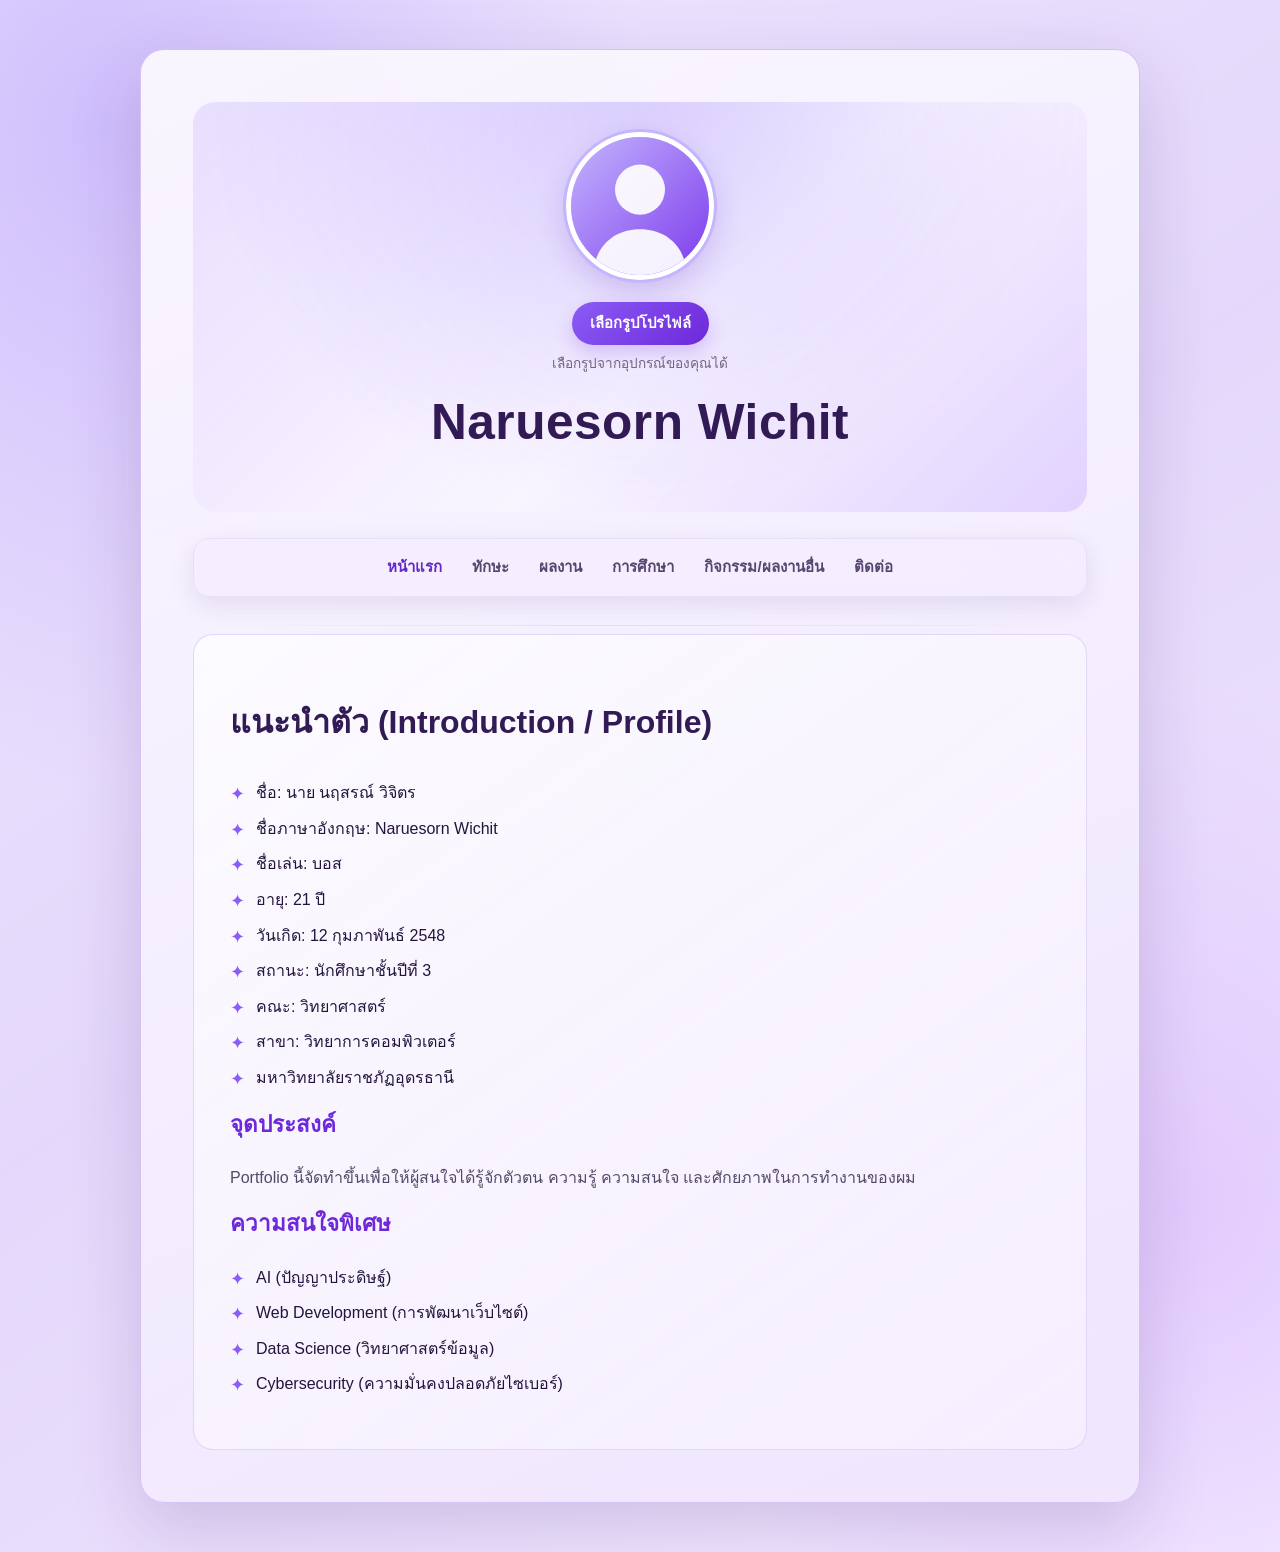
<file: index.html>
<!DOCTYPE html>
<html lang="th">
<head>
    <meta charset="UTF-8">
    <meta name="viewport" content="width=device-width, initial-scale=1.0">
    <title>Naruesorn115 | หน้าแรก</title> 
    <link rel="stylesheet" href="styles.css">
</head>
<body>

    <div class="container">
        
        <header>
            <img src="https://scontent-bkk1-2.xx.fbcdn.net/v/t39.30808-1/509364605_1774064116839909_4020097471911542166_n.jpg?stp=dst-jpg_s200x200_tt6&_nc_cat=109&ccb=1-7&_nc_sid=1d2534&_nc_eui2=AeFWQGdf6tzguDhyOnSji-oDXEJ_WvhukbxcQn9a-G6RvKQev94FCnP_4wad8nfyxi6fjSFHmCxVqIfMadMz6KU_&_nc_ohc=2Z5uaf7x8XwQ7kNvwFqU7db&_nc_oc=Adn1o5Jjk4P-oUU6VuYewKOFx2yrzeyjVZjf8MFtunDfwhq3KWnkkR5P2mEGWmCmegI&_nc_zt=24&_nc_ht=scontent-bkk1-2.xx&_nc_gid=hyW71kKXVGOR19C4DiGqqA&oh=00_Afg356AaGZp6pDLftdfoFBDs2tWlV_QuykRqDP4E3Du6Bg&oe=6919E2AC" alt="รูปโปรไฟล์" class="profile-img"> 
            <h1>Naruesorn Wichit</h1>
        </header>

        <nav class="navbar">
            <ul>
                <li><a href="index.html">หน้าแรก</a></li>
                <li><a href="skills.html">ทักษะ</a></li>
                <li><a href="projects.html">ผลงาน</a></li>
                <li><a href="education.html">การศึกษา</a></li>
                <li><a href="achievements.html">กิจกรรม/ผลงานอื่น</a></li>
                <li><a href="contact.html">ติดต่อ</a></li>
            </ul>
        </nav>
        
        <hr>
        
        <section id="main-content">
            <h2>แนะนำตัว (Introduction / Profile)</h2>
            <ul>
                <li>ชื่อ: นาย นฤสรณ์ วิจิตร</li>
                <li>ชื่อภาษาอังกฤษ: Naruesorn Wichit</li>
                <li>ชื่อเล่น: บอส</li>
                <li>อายุ: 21 ปี</li>
                <li>วันเกิด: 12 กุมภาพันธ์ 2548</li>
                <li>สถานะ: นักศึกษาชั้นปีที่ 3</li>
                <li>คณะ: วิทยาศาสตร์</li>
                <li>สาขา: วิทยาการคอมพิวเตอร์</li>
                <li>มหาวิทยาลัยราชภัฏอุดรธานี</li>
            </ul>

            <h3>จุดประสงค์</h3>
            <p>Portfolio นี้จัดทำขึ้นเพื่อให้ผู้สนใจได้รู้จักตัวตน ความรู้ ความสนใจ และศักยภาพในการทำงานของผม</p>
            
            <h3>ความสนใจพิเศษ</h3>
            <ul>
                <li>AI (ปัญญาประดิษฐ์)</li>
                <li>Web Development (การพัฒนาเว็บไซต์)</li>
                <li>Data Science (วิทยาศาสตร์ข้อมูล)</li>
                <li>Cybersecurity (ความมั่นคงปลอดภัยไซเบอร์)</li>
            </ul>
        </section>
    </div>

    <script src="profile-photo.js"></script>
</body>
</html>
</file>
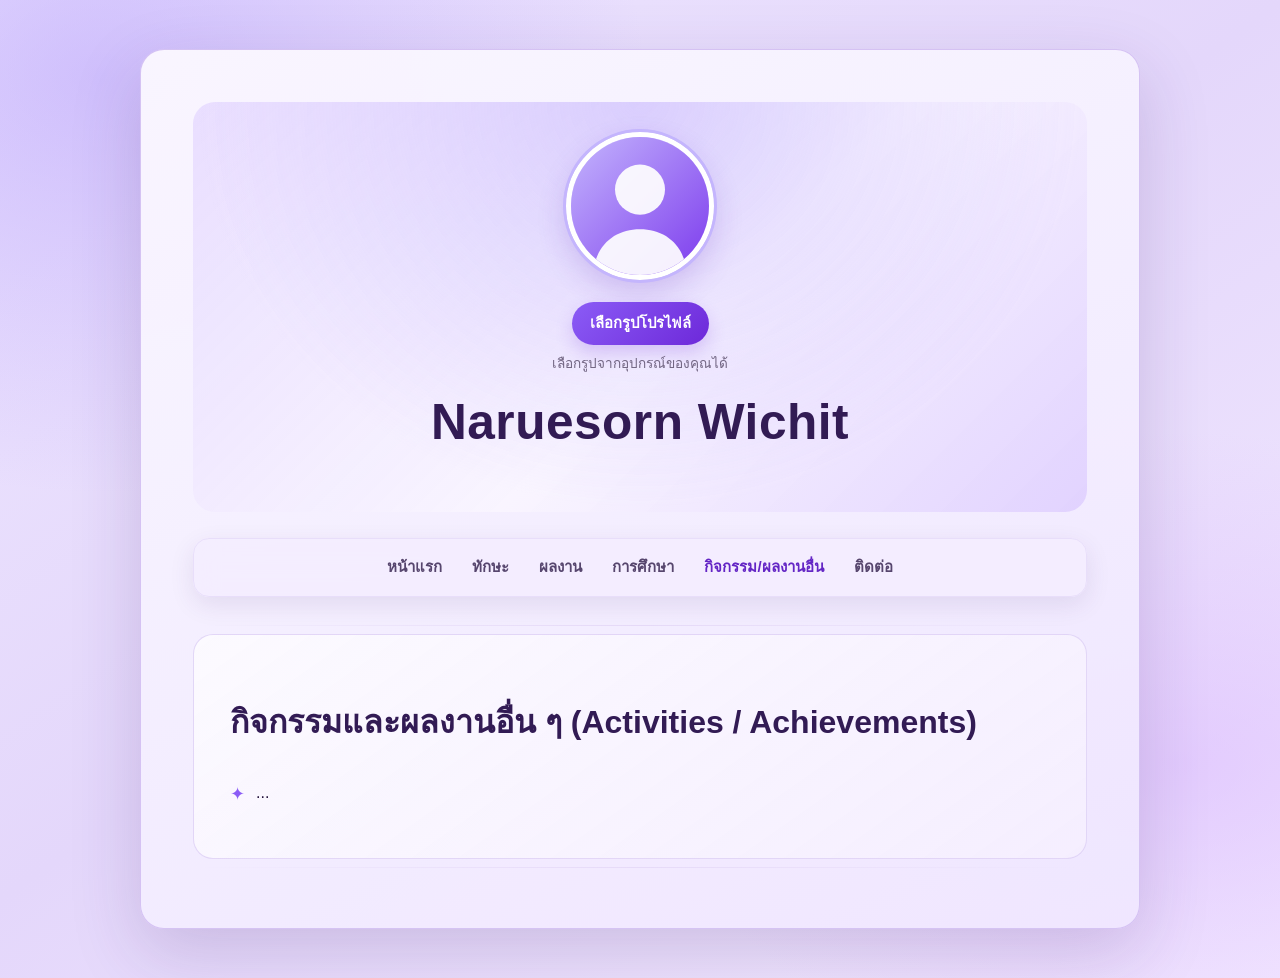
<file: achievements.html>
<!DOCTYPE html>
<html lang="th">
<head>
    <meta charset="UTF-8">
    <meta name="viewport" content="width=device-width, initial-scale=1.0">
    <title>Naruesorn115 | กิจกรรม</title> 
    <link rel="stylesheet" href="styles.css">
</head>
<body>

    <div class="container">
        
        <header>
            <img src="https://scontent-bkk1-2.xx.fbcdn.net/v/t39.30808-1/509364605_1774064116839909_4020097471911542166_n.jpg?stp=dst-jpg_s200x200_tt6&_nc_cat=109&ccb=1-7&_nc_sid=1d2534&_nc_eui2=AeFWQGdf6tzguDhyOnSji-oDXEJ_WvhukbxcQn9a-G6RvKQev94FCnP_4wad8nfyxi6fjSFHmCxVqIfMadMz6KU_&_nc_ohc=2Z5uaf7x8XwQ7kNvwFqU7db&_nc_oc=Adn1o5Jjk4P-oUU6VuYewKOFx2yrzeyjVZjf8MFtunDfwhq3KWnkkR5P2mEGWmCmegI&_nc_zt=24&_nc_ht=scontent-bkk1-2.xx&_nc_gid=hyW71kKXVGOR19C4DiGqqA&oh=00_Afg356AaGZp6pDLftdfoFBDs2tWlV_QuykRqDP4E3Du6Bg&oe=6919E2AC" alt="รูปโปรไฟล์" class="profile-img"> 
            <h1>Naruesorn Wichit</h1>

        </header>

        <nav class="navbar">
            <ul>
                <li><a href="index.html">หน้าแรก</a></li>
                <li><a href="skills.html">ทักษะ</a></li>
                <li><a href="projects.html">ผลงาน</a></li>
                <li><a href="education.html">การศึกษา</a></li>
                <li><a href="achievements.html">กิจกรรม/ผลงานอื่น</a></li>
                <li><a href="contact.html">ติดต่อ</a></li>
            </ul>
        </nav>
        
        <hr>
        
        <section id="main-content">
            <h2>กิจกรรมและผลงานอื่น ๆ (Activities / Achievements)</h2>
         
            
            <ul>
                <li>...</li>
              
            </ul>
        </section>
        
        <hr>

        

    </div>

    <script src="profile-photo.js"></script>
</body>
</html>
</file>
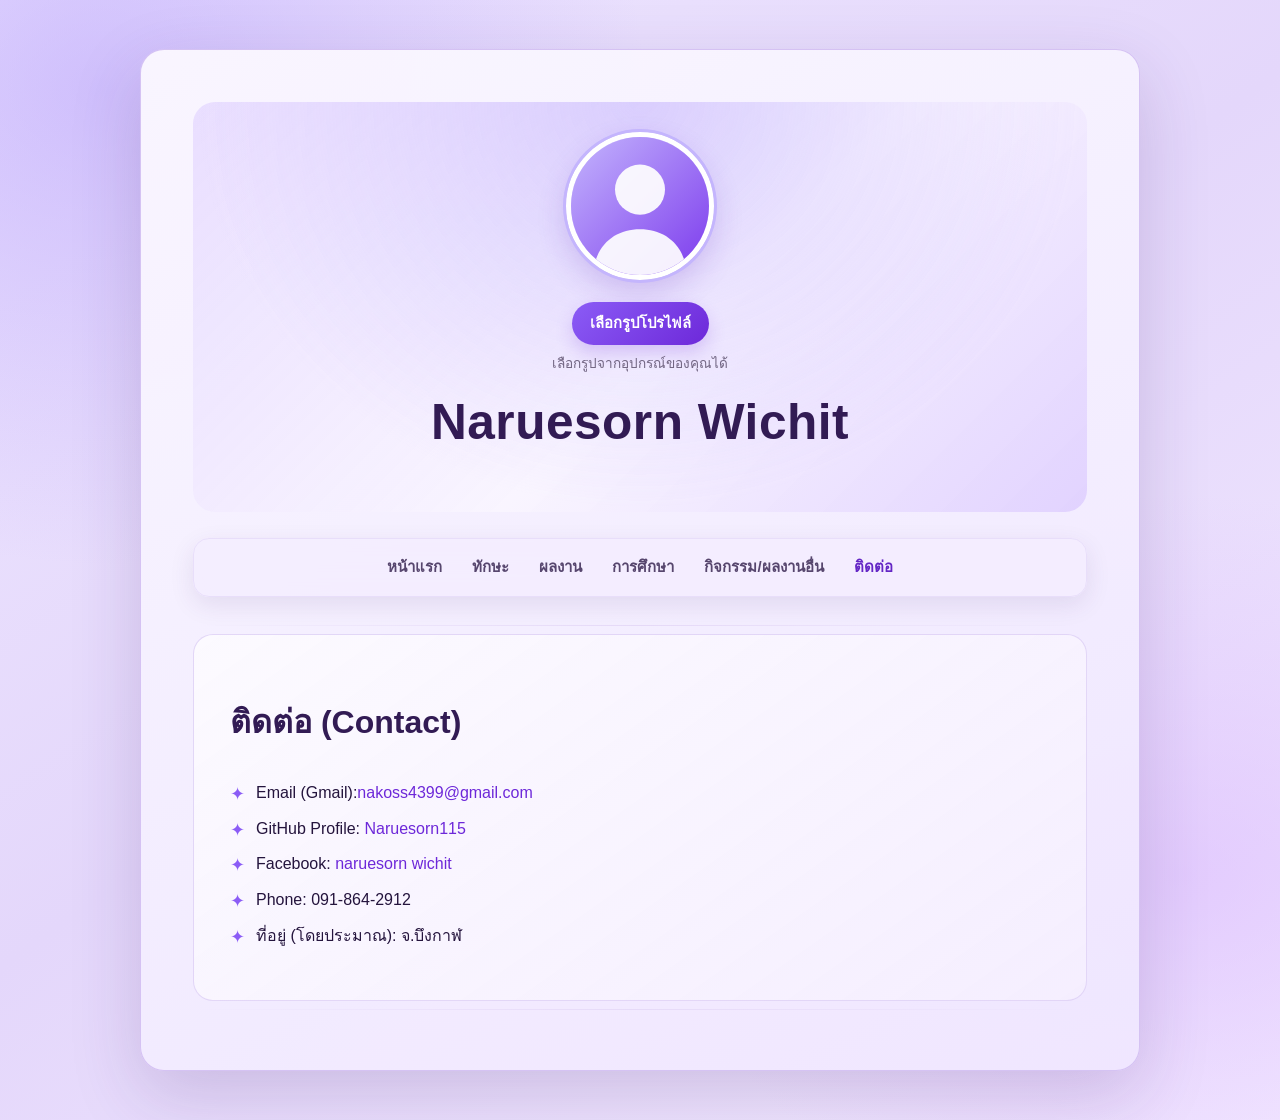
<file: contact.html>
<!DOCTYPE html>
<html lang="th">
<head>
    <meta charset="UTF-8">
    <meta name="viewport" content="width=device-width, initial-scale=1.0">
    <title>Naruesorn115 | ติดต่อ</title> 
    <link rel="stylesheet" href="styles.css">
</head>
<body>

    <div class="container">
        
        <header>
            <img src="https://scontent-bkk1-2.xx.fbcdn.net/v/t39.30808-1/509364605_1774064116839909_4020097471911542166_n.jpg?stp=dst-jpg_s200x200_tt6&_nc_cat=109&ccb=1-7&_nc_sid=1d2534&_nc_eui2=AeFWQGdf6tzguDhyOnSji-oDXEJ_WvhukbxcQn9a-G6RvKQev94FCnP_4wad8nfyxi6fjSFHmCxVqIfMadMz6KU_&_nc_ohc=2Z5uaf7x8XwQ7kNvwFqU7db&_nc_oc=Adn1o5Jjk4P-oUU6VuYewKOFx2yrzeyjVZjf8MFtunDfwhq3KWnkkR5P2mEGWmCmegI&_nc_zt=24&_nc_ht=scontent-bkk1-2.xx&_nc_gid=hyW71kKXVGOR19C4DiGqqA&oh=00_Afg356AaGZp6pDLftdfoFBDs2tWlV_QuykRqDP4E3Du6Bg&oe=6919E2AC" alt="รูปโปรไฟล์" class="profile-img"> 
            <h1>Naruesorn Wichit</h1>

        </header>

        <nav class="navbar">
            <ul>
                <li><a href="index.html">หน้าแรก</a></li>
                <li><a href="skills.html">ทักษะ</a></li>
                <li><a href="projects.html">ผลงาน</a></li>
                <li><a href="education.html">การศึกษา</a></li>
                <li><a href="achievements.html">กิจกรรม/ผลงานอื่น</a></li>
                <li><a href="contact.html">ติดต่อ</a></li>
            </ul>
        </nav>
        
        <hr>
        
        <section id="main-content">
            <h2>ติดต่อ (Contact)</h2>
           
            <ul>
                <li>Email (Gmail):<a href="mailto:nakoss4399@gmail.com">nakoss4399@gmail.com</a></li>
                <li>GitHub Profile: <a href="https://github.com/Naruesorn115">Naruesorn115</a></li>
                <li>Facebook: <a href="https://www.facebook.com/naruesorn.wichit">naruesorn wichit</a></li>
                <li>Phone: 091-864-2912</li>
                <li>ที่อยู่ (โดยประมาณ): จ.บึงกาฬ</li>
            </ul>
        </section>
        
        <hr>

     

    </div>

    <script src="profile-photo.js"></script>
</body>
</html>
</file>
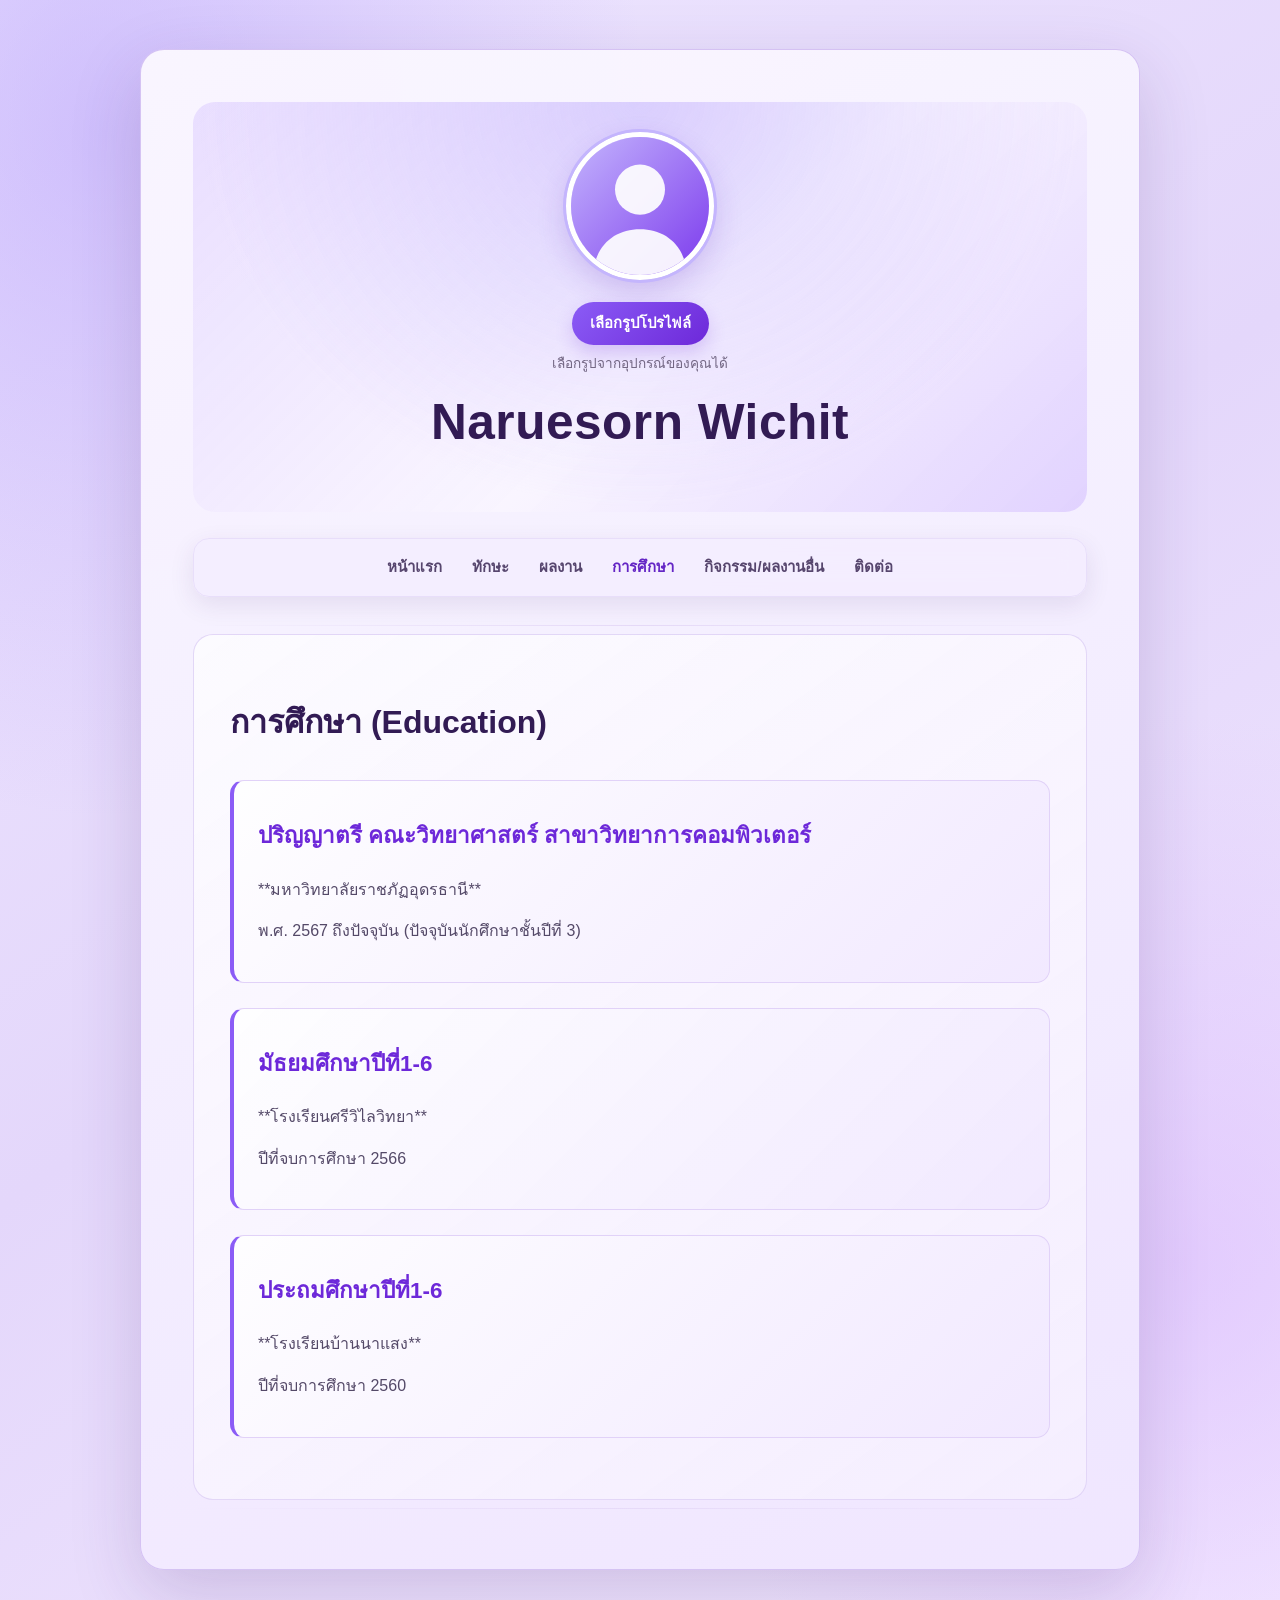
<file: education.html>
<!DOCTYPE html>
<html lang="th">
<head>
    <meta charset="UTF-8">
    <meta name="viewport" content="width=device-width, initial-scale=1.0">
    <title>Naruesorn115 | การศึกษา</title> 
    <link rel="stylesheet" href="styles.css">
</head>
<body>

    <div class="container">
        
        <header>
            <img src="https://scontent-bkk1-2.xx.fbcdn.net/v/t39.30808-1/509364605_1774064116839909_4020097471911542166_n.jpg?stp=dst-jpg_s200x200_tt6&_nc_cat=109&ccb=1-7&_nc_sid=1d2534&_nc_eui2=AeFWQGdf6tzguDhyOnSji-oDXEJ_WvhukbxcQn9a-G6RvKQev94FCnP_4wad8nfyxi6fjSFHmCxVqIfMadMz6KU_&_nc_ohc=2Z5uaf7x8XwQ7kNvwFqU7db&_nc_oc=Adn1o5Jjk4P-oUU6VuYewKOFx2yrzeyjVZjf8MFtunDfwhq3KWnkkR5P2mEGWmCmegI&_nc_zt=24&_nc_ht=scontent-bkk1-2.xx&_nc_gid=hyW71kKXVGOR19C4DiGqqA&oh=00_Afg356AaGZp6pDLftdfoFBDs2tWlV_QuykRqDP4E3Du6Bg&oe=6919E2AC" alt="รูปโปรไฟล์" class="profile-img"> 
            <h1>Naruesorn Wichit</h1>

        </header>

        <nav class="navbar">
            <ul>
                <li><a href="index.html">หน้าแรก</a></li>
                <li><a href="skills.html">ทักษะ</a></li>
                <li><a href="projects.html">ผลงาน</a></li>
                <li><a href="education.html">การศึกษา</a></li>
                <li><a href="achievements.html">กิจกรรม/ผลงานอื่น</a></li>
                <li><a href="contact.html">ติดต่อ</a></li>
            </ul>
        </nav>
        
        <hr>
        
        <section id="main-content">
            <h2>การศึกษา (Education)</h2>
            
            <div class="education-item">
                <h3>ปริญญาตรี คณะวิทยาศาสตร์ สาขาวิทยาการคอมพิวเตอร์</h3>
                <p>**มหาวิทยาลัยราชภัฏอุดรธานี**</p>
                <p>พ.ศ. 2567 ถึงปัจจุบัน (ปัจจุบันนักศึกษาชั้นปีที่ 3)</p>
            </div>
            
            <div class="education-item">
                <h3>มัธยมศึกษาปีที่1-6</h3>
                <p>**โรงเรียนศรีวิไลวิทยา**</p>
                <p>ปีที่จบการศึกษา 2566</p>
            </div>
            
            <div class="education-item">
                <h3>ประถมศึกษาปีที่1-6</h3>
                <p>**โรงเรียนบ้านนาแสง**</p>
                <p>ปีที่จบการศึกษา 2560</p>
            </div>
        </section>
        
        <hr>


    </div>

    <script src="profile-photo.js"></script>
</body>
</html>
</file>
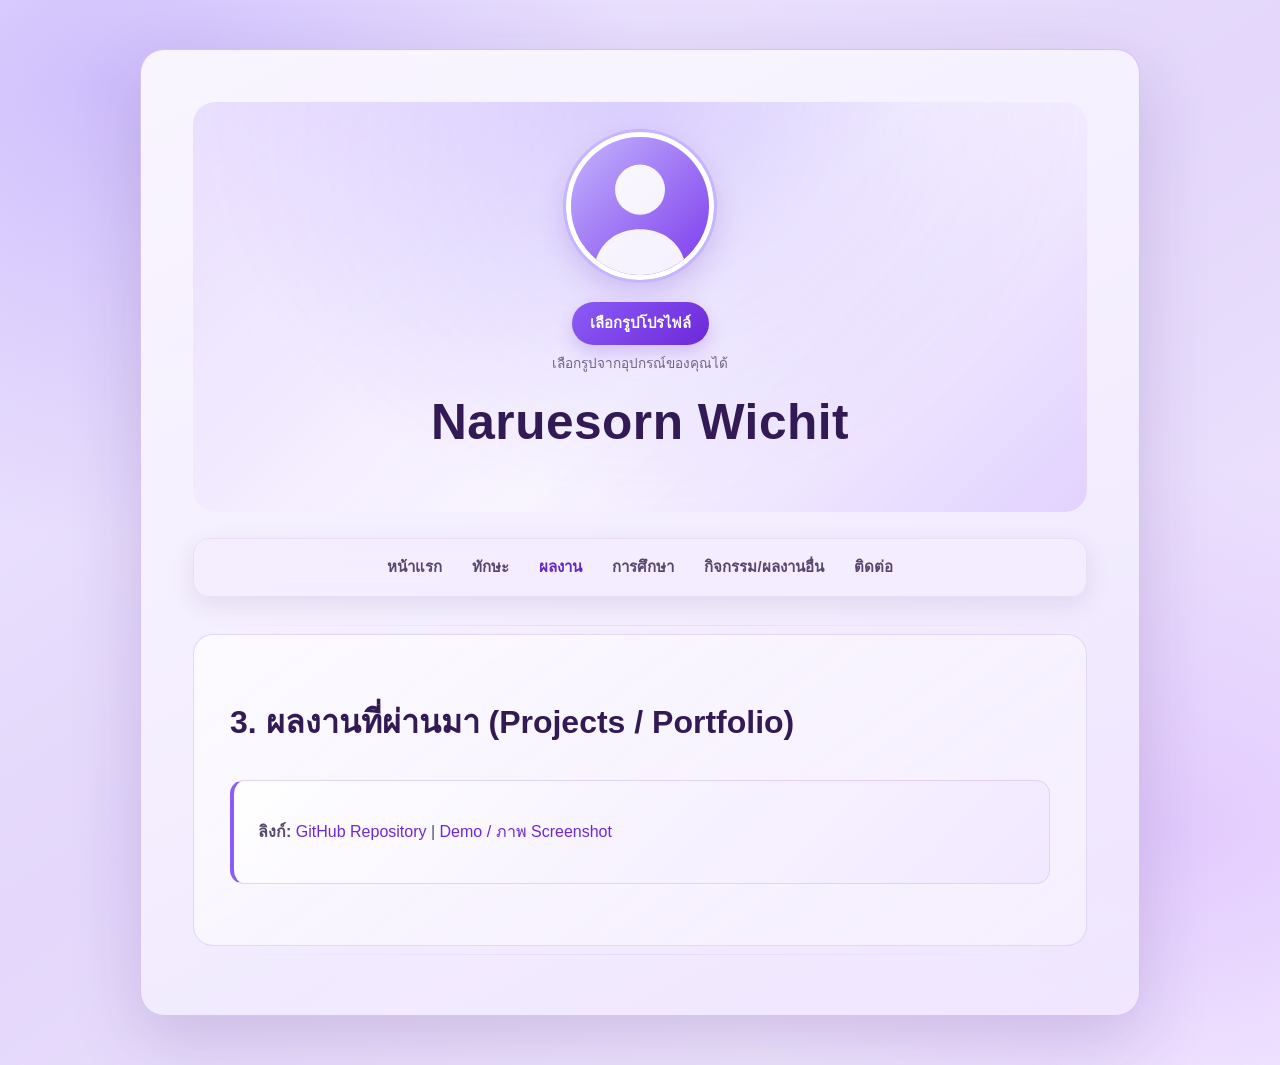
<file: projects.html>
<!DOCTYPE html>
<html lang="th">
<head>
    <meta charset="UTF-8">
    <meta name="viewport" content="width=device-width, initial-scale=1.0">
    <title>Naruesorn115 | ผลงาน</title> 
    <link rel="stylesheet" href="styles.css">
</head>
<body>

    <div class="container">
        
        <header>
            <img src="https://scontent-bkk1-2.xx.fbcdn.net/v/t39.30808-1/509364605_1774064116839909_4020097471911542166_n.jpg?stp=dst-jpg_s200x200_tt6&_nc_cat=109&ccb=1-7&_nc_sid=1d2534&_nc_eui2=AeFWQGdf6tzguDhyOnSji-oDXEJ_WvhukbxcQn9a-G6RvKQev94FCnP_4wad8nfyxi6fjSFHmCxVqIfMadMz6KU_&_nc_ohc=2Z5uaf7x8XwQ7kNvwFqU7db&_nc_oc=Adn1o5Jjk4P-oUU6VuYewKOFx2yrzeyjVZjf8MFtunDfwhq3KWnkkR5P2mEGWmCmegI&_nc_zt=24&_nc_ht=scontent-bkk1-2.xx&_nc_gid=hyW71kKXVGOR19C4DiGqqA&oh=00_Afg356AaGZp6pDLftdfoFBDs2tWlV_QuykRqDP4E3Du6Bg&oe=6919E2AC" alt="รูปโปรไฟล์" class="profile-img"> 
            <h1>Naruesorn Wichit</h1>
        </header>

        <nav class="navbar">
            <ul>
                <li><a href="index.html">หน้าแรก</a></li>
                <li><a href="skills.html">ทักษะ</a></li>
                <li><a href="projects.html">ผลงาน</a></li>
                <li><a href="education.html">การศึกษา</a></li>
                <li><a href="achievements.html">กิจกรรม/ผลงานอื่น</a></li>
                <li><a href="contact.html">ติดต่อ</a></li>
            </ul>
        </nav>
        
        <hr>
        
        <section id="main-content">
            <h2>3. ผลงานที่ผ่านมา (Projects / Portfolio)</h2>
           
            <div class="project-item">
                <p><strong>ลิงก์:</strong> <a href="https://github.com/Naruesorn115/Naruesorn115.github.io">GitHub Repository</a> | <a href="https://github.com/Naruesorn115?tab=repositories">Demo / ภาพ Screenshot</a></p>
            </div>
           
        </section>
        
        <hr>


    </div>

    <script src="profile-photo.js"></script>
</body>
</html>
</file>
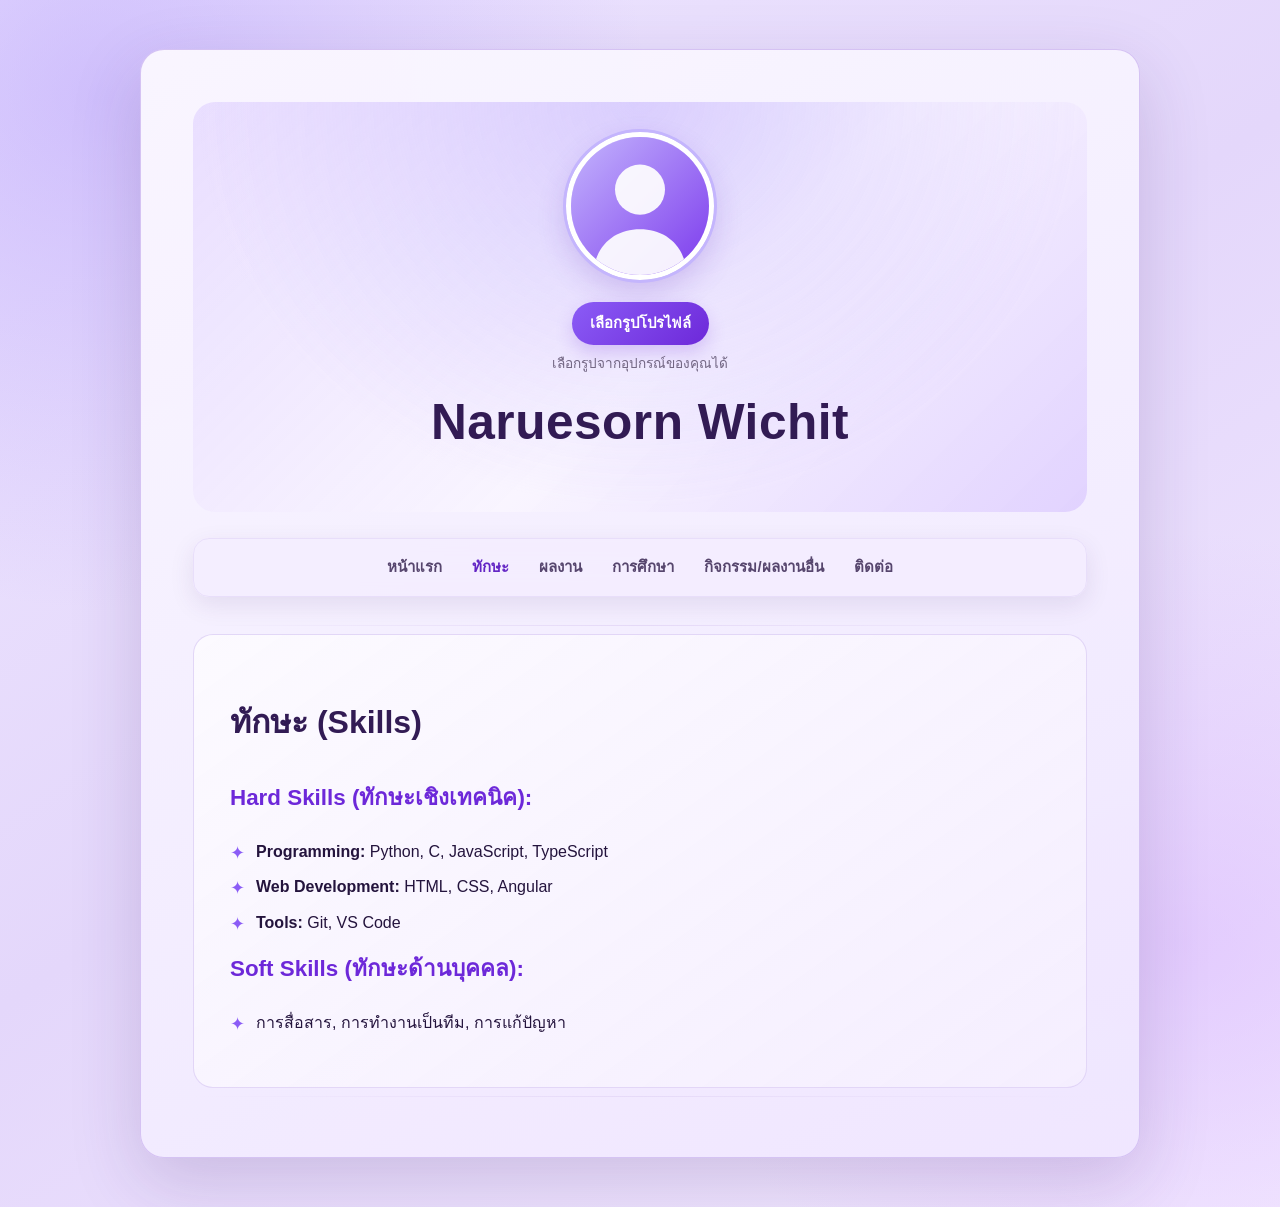
<file: skills.html>
<!DOCTYPE html>
<html lang="th">
<head>
    <meta charset="UTF-8">
    <meta name="viewport" content="width=device-width, initial-scale=1.0">
    <title>Naruesorn115 | ทักษะ</title> 
    <link rel="stylesheet" href="styles.css">
</head>
<body>

    <div class="container">
        
        <header>
            <img src="https://scontent-bkk1-2.xx.fbcdn.net/v/t39.30808-1/509364605_1774064116839909_4020097471911542166_n.jpg?stp=dst-jpg_s200x200_tt6&_nc_cat=109&ccb=1-7&_nc_sid=1d2534&_nc_eui2=AeFWQGdf6tzguDhyOnSji-oDXEJ_WvhukbxcQn9a-G6RvKQev94FCnP_4wad8nfyxi6fjSFHmCxVqIfMadMz6KU_&_nc_ohc=2Z5uaf7x8XwQ7kNvwFqU7db&_nc_oc=Adn1o5Jjk4P-oUU6VuYewKOFx2yrzeyjVZjf8MFtunDfwhq3KWnkkR5P2mEGWmCmegI&_nc_zt=24&_nc_ht=scontent-bkk1-2.xx&_nc_gid=hyW71kKXVGOR19C4DiGqqA&oh=00_Afg356AaGZp6pDLftdfoFBDs2tWlV_QuykRqDP4E3Du6Bg&oe=6919E2AC" alt="รูปโปรไฟล์" class="profile-img"> 
            <h1>Naruesorn Wichit</h1>
        </header>

        <nav class="navbar">
            <ul>
                <li><a href="index.html">หน้าแรก</a></li>
                <li><a href="skills.html">ทักษะ</a></li>
                <li><a href="projects.html">ผลงาน</a></li>
                <li><a href="education.html">การศึกษา</a></li>
                <li><a href="achievements.html">กิจกรรม/ผลงานอื่น</a></li>
                <li><a href="contact.html">ติดต่อ</a></li>
            </ul>
        </nav>
        
        <hr>
        
        <section id="main-content">
            <h2>ทักษะ (Skills)</h2>
          

            <h3>Hard Skills (ทักษะเชิงเทคนิค):</h3>
            <ul>
                <li><strong>Programming:</strong> Python, C, JavaScript, TypeScript</li>
                <li><strong>Web Development:</strong> HTML, CSS, Angular</li>
                <li><strong>Tools:</strong> Git, VS Code</li>
            </ul>
            <h3>Soft Skills (ทักษะด้านบุคคล):</h3>
            <ul>
                <li>การสื่อสาร, การทำงานเป็นทีม, การแก้ปัญหา</li>
            </ul>
        </section>
        
        <hr>

       

    </div>

    <script src="profile-photo.js"></script>
</body>
</html>
</file>
<file: styles.css>
:root {
    --bg-dark: #0a192f;        /* โทนน้ำเงินมืดลึก (Deep Navy Blue) */
    --bg-card: #112240;        /* พื้นหลังกล่องที่สว่างกว่าเล็กน้อย */
    --primary-color: #64ffda;  /* สีเขียวนีออน/Electric Mint Green (ลูกเล่น) */
    --secondary-color: #ccd6f6; /* สีข้อความหลักสีอ่อน */
    --text-muted: #8892b0;     /* สีข้อความรอง */
    --border-color: #1a335a;    /* สีเส้นขอบ */
    --shadow-color: rgba(100, 255, 218, 0.15); /* เงาจากสี Primary */
}

body {
    font-family: 'Segoe UI', Tahoma, Geneva, Verdana, sans-serif;
    line-height: 1.6;
    margin: 0;
    padding: 0;
    /* พื้นหลังโทนน้ำเงินมืดๆ */
    background-color: var(--bg-dark); 
    color: var(--secondary-color);
}

.container {
    max-width: 900px;
    margin: 40px auto; 
    background: var(--bg-card);
    padding: 30px 40px;
    /* เงาที่ดูมีมิติและสะอาดตา */
    box-shadow: 0 10px 30px -15px rgba(2, 12, 27, 0.7); 
    border-radius: 10px;
    border: 1px solid var(--border-color);
}

header {
    text-align: center;
    padding-bottom: 25px;
    margin-bottom: 25px;
    /* เส้นแบ่งสี Electric Mint */
    border-bottom: 3px solid var(--primary-color); 
}

header h1 {
    color: var(--secondary-color); 
    font-size: 3.0em;
    margin-bottom: 5px;
    letter-spacing: 2px;
}

header p {
    color: var(--text-muted);
}

section {
    padding: 25px 0;
    border-bottom: 1px solid var(--border-color); 
}

section:last-of-type {
    border-bottom: none;
}

h2 {
    color: var(--secondary-color);
    border-bottom: 2px solid var(--primary-color); 
    padding-bottom: 8px;
    margin-bottom: 20px;
    font-size: 2.2em;
    font-weight: 700;
}

h3 {
    color: var(--primary-color); 
    margin-top: 15px;
    font-size: 1.4em;
}

.profile-img {
    width: 150px;
    height: 150px;
    border-radius: 50%;
    object-fit: cover;
    margin-bottom: 15px;
    border: 4px solid var(--primary-color); 
    transition: transform 0.4s ease, box-shadow 0.4s ease;
}

.profile-img:hover {
    transform: scale(1.08) rotate(2deg); /* ลูกเล่น: หมุนและขยาย */
    box-shadow: 0 0 20px var(--primary-color); /* ลูกเล่น: แสงเรืองรอง */
}

ul {
    list-style: none;
    padding-left: 0;
}

ul li {
    position: relative;
    margin-bottom: 12px;
    padding-left: 25px; 
}

ul li::before {
    content: '⚡'; /* ลูกเล่น: ใช้ไอคอนสายฟ้า */
    color: var(--primary-color);
    font-size: 1.1em;
    position: absolute;
    left: 0;
}

.education-item,
.project-item {
    margin-bottom: 25px;
    padding: 20px;
    background-color: var(--bg-card);
    border: 1px solid var(--border-color);
    /* ลูกเล่น: แถบข้างสี Electric Mint */
    border-left: 5px solid var(--primary-color); 
    border-radius: 6px;
    transition: transform 0.3s, background-color 0.3s, box-shadow 0.3s;
}

.education-item:hover,
.project-item:hover {
    background-color: #1a2c4e; 
    transform: translateY(-5px); /* ลูกเล่น: ลอยขึ้นเล็กน้อยเมื่อโฮเวอร์ */
    box-shadow: 0 10px 15px -3px var(--shadow-color); /* ลูกเล่น: เงาเรืองรอง */
}

.project-item h4 {
    color: var(--primary-color);
    margin-top: 0;
    font-size: 1.3em;
}

a {
    color: var(--primary-color);
    text-decoration: none;
    transition: color 0.3s;
}

a:hover {
    color: var(--secondary-color);
    text-decoration: underline;
    text-shadow: 0 0 5px var(--primary-color); /* ลูกเล่น: ตัวอักษรเรืองแสง */
}

/* 🚀 สไตล์สำหรับ Navigation Bar */
.navbar {
    background-color: var(--bg-card); 
    padding: 5px 0;
    margin-bottom: 30px; 
    border-radius: 6px;
    border: 1px solid var(--border-color);
}

.navbar ul {
    list-style: none;
    padding: 0;
    margin: 0;
    text-align: center;
}

.navbar ul li {
    display: inline-block; 
    margin: 0 10px;
    padding-left: 0; 
}

.navbar ul li::before {
    content: none; 
}

.navbar ul li a {
    color: var(--secondary-color); 
    text-decoration: none;
    font-weight: 600;
    padding: 10px 15px;
    border-radius: 4px;
    transition: background-color 0.3s, color 0.3s, transform 0.3s;
    display: block; 
}

.navbar ul li a:hover {
    background-color: var(--primary-color); 
    color: var(--bg-dark); 
    transform: scale(1.05); /* ลูกเล่น: ปุ่มขยับเมื่อโฮเวอร์ */
    text-shadow: none;
}

/* Portfolio refresh */
:root {
    --bg-dark: #f7f4ff;
    --bg-card: #ffffff;
    --primary-color: #7c3aed;
    --secondary-color: #24143d;
    --text-muted: #716582;
    --border-color: #e8defa;
    --shadow-color: rgba(91, 33, 182, 0.12);
}

* {
    box-sizing: border-box;
}

body {
    min-height: 100vh;
    padding: 1px 18px;
    background:
        radial-gradient(ellipse at 8% 8%, rgba(167, 139, 250, 0.42), transparent 34rem),
        radial-gradient(ellipse at 92% 78%, rgba(216, 180, 254, 0.52), transparent 32rem),
        linear-gradient(145deg, #eee7ff 0%, #e4d7fb 48%, #f3eaff 100%);
    color: var(--secondary-color);
}

.container {
    max-width: 1000px;
    margin: 48px auto;
    padding: clamp(22px, 5vw, 52px);
    overflow: hidden;
    background: linear-gradient(155deg, rgba(250, 247, 255, 0.96), rgba(239, 230, 255, 0.96));
    border: 1px solid rgba(211, 192, 243, 0.95);
    border-radius: 24px;
    box-shadow: 0 24px 70px rgba(66, 35, 112, 0.18);
}

header {
    padding: 30px 18px 34px;
    margin-bottom: 26px;
    border: 0;
    border-radius: 22px;
    background:
        radial-gradient(ellipse at 50% 0%, rgba(196, 181, 253, 0.55), transparent 70%),
        linear-gradient(135deg, rgba(231, 220, 255, 0.92), rgba(250, 246, 255, 0.78) 55%, rgba(221, 204, 255, 0.82));
    text-align: center;
}

.profile-img {
    width: 148px;
    height: 148px;
    margin-bottom: 14px;
    border: 5px solid #fff;
    outline: 3px solid #c4b5fd;
    box-shadow: 0 12px 30px rgba(91, 33, 182, 0.2);
}

.profile-img:hover {
    transform: translateY(-3px) scale(1.03);
    box-shadow: 0 16px 34px rgba(91, 33, 182, 0.26);
}

.profile-img[role="button"] {
    cursor: zoom-in;
}

.profile-img[role="button"]:focus-visible {
    outline: 4px solid #7c3aed;
    outline-offset: 5px;
}

.profile-preview {
    position: fixed;
    width: min(90vw, 680px);
    max-width: none;
    max-height: 90vh;
    padding: 56px 16px 16px;
    overflow: auto;
    background: #fff;
    border: 1px solid #e8defa;
    border-radius: 20px;
    box-shadow: 0 24px 80px rgba(31, 15, 54, 0.3);
}

.profile-preview::backdrop {
    background: rgba(26, 13, 43, 0.78);
    backdrop-filter: blur(5px);
}

.profile-preview img {
    display: block;
    width: 100%;
    max-height: calc(90vh - 88px);
    object-fit: contain;
    border-radius: 12px;
}

.profile-preview-close {
    position: absolute;
    top: 10px;
    right: 10px;
    min-width: 42px;
    min-height: 42px;
    padding: 8px 13px;
    border: 1px solid rgba(255, 255, 255, 0.65);
    border-radius: 999px;
    background: #6d28d9;
    color: #fff;
    font: inherit;
    font-weight: 700;
    cursor: pointer;
}

.profile-preview-close:hover {
    background: #4c1d95;
}

.profile-preview-close:focus-visible {
    outline: 3px solid #c4b5fd;
    outline-offset: 3px;
}

header h1 {
    margin: 8px 0 16px;
    color: #321b54;
    font-size: clamp(2rem, 6vw, 3.1rem);
    letter-spacing: 0.01em;
}

.profile-controls {
    display: flex;
    flex-direction: column;
    align-items: center;
    gap: 8px;
}

.profile-picker {
    display: inline-flex;
    min-height: 42px;
    align-items: center;
    justify-content: center;
    padding: 10px 18px;
    border: 0;
    border-radius: 999px;
    background: linear-gradient(135deg, #8b5cf6, #6d28d9);
    box-shadow: 0 8px 18px rgba(109, 40, 217, 0.2);
    color: #fff;
    font: inherit;
    font-size: 0.93rem;
    font-weight: 700;
    cursor: pointer;
    transition: transform 0.2s ease, box-shadow 0.2s ease;
}

.profile-picker:hover {
    transform: translateY(-2px);
    box-shadow: 0 11px 22px rgba(109, 40, 217, 0.28);
}

.profile-picker:focus-visible,
a:focus-visible {
    outline: 3px solid #c4b5fd;
    outline-offset: 3px;
}

.profile-status {
    min-height: 1.4em;
    margin: 0;
    color: var(--text-muted);
    font-size: 0.85rem;
}

.navbar {
    position: sticky;
    top: 12px;
    z-index: 2;
    padding: 7px;
    margin-bottom: 28px;
    background: rgba(244, 237, 255, 0.94);
    border: 1px solid var(--border-color);
    border-radius: 16px;
    box-shadow: 0 8px 24px rgba(66, 35, 112, 0.1);
    backdrop-filter: blur(12px);
}

.navbar ul {
    display: flex;
    flex-wrap: wrap;
    justify-content: center;
    gap: 4px;
}

.navbar ul li {
    margin: 0;
}

.navbar ul li a {
    padding: 9px 13px;
    border-radius: 10px;
    color: #57466e;
    font-size: 0.94rem;
}

.navbar ul li a:hover,
.navbar ul li a[aria-current="page"] {
    background: transparent;
    color: #6426c5;
    transform: none;
    text-shadow: none;
}

hr {
    height: 1px;
    border: 0;
    background: linear-gradient(90deg, transparent, #e6daf8, transparent);
}

section {
    padding: 24px 0;
    border-color: var(--border-color);
}

#main-content {
    padding: clamp(22px, 4vw, 36px);
    border: 1px solid rgba(221, 207, 246, 0.8);
    border-radius: 20px;
    background: linear-gradient(145deg, rgba(255, 255, 255, 0.68), rgba(246, 240, 255, 0.78));
}

h2 {
    padding-bottom: 12px;
    border-bottom: 0;
    color: #321b54;
    font-size: clamp(1.55rem, 4vw, 2rem);
}

h3,
.project-item h4 {
    color: #6d28d9;
}

p {
    color: #544968;
}

ul li {
    margin-bottom: 10px;
    padding-left: 26px;
}

ul li::before {
    content: "✦";
    color: #8b5cf6;
}

.education-item,
.project-item {
    padding: 22px 24px;
    background: linear-gradient(135deg, rgba(255, 255, 255, 0.86), rgba(241, 232, 255, 0.92));
    border: 1px solid #e1d2f8;
    border-left: 4px solid #8b5cf6;
    border-radius: 14px;
}

.education-item:hover,
.project-item:hover {
    background: #fbf9ff;
    transform: translateY(-3px);
    box-shadow: 0 12px 24px var(--shadow-color);
}

a {
    color: #6d28d9;
}

a:hover {
    color: #4c1d95;
    text-shadow: none;
}

@media (max-width: 600px) {
    body {
        padding: 1px 10px;
    }

    .container {
        margin: 18px auto;
        padding: 22px 18px;
        border-radius: 18px;
    }

    header {
        padding: 24px 12px 28px;
    }

    #main-content {
        padding: 20px 16px;
    }

    .navbar {
        position: static;
    }

    .navbar ul li a {
        padding: 8px 10px;
        font-size: 0.88rem;
    }

    .profile-preview {
        width: 94vw;
        padding: 52px 10px 10px;
        border-radius: 16px;
    }

    .profile-preview img {
        max-height: calc(90vh - 76px);
    }
}

@media (prefers-reduced-motion: reduce) {
    *,
    *::before,
    *::after {
        scroll-behavior: auto !important;
        transition-duration: 0.01ms !important;
    }
}
</file>
